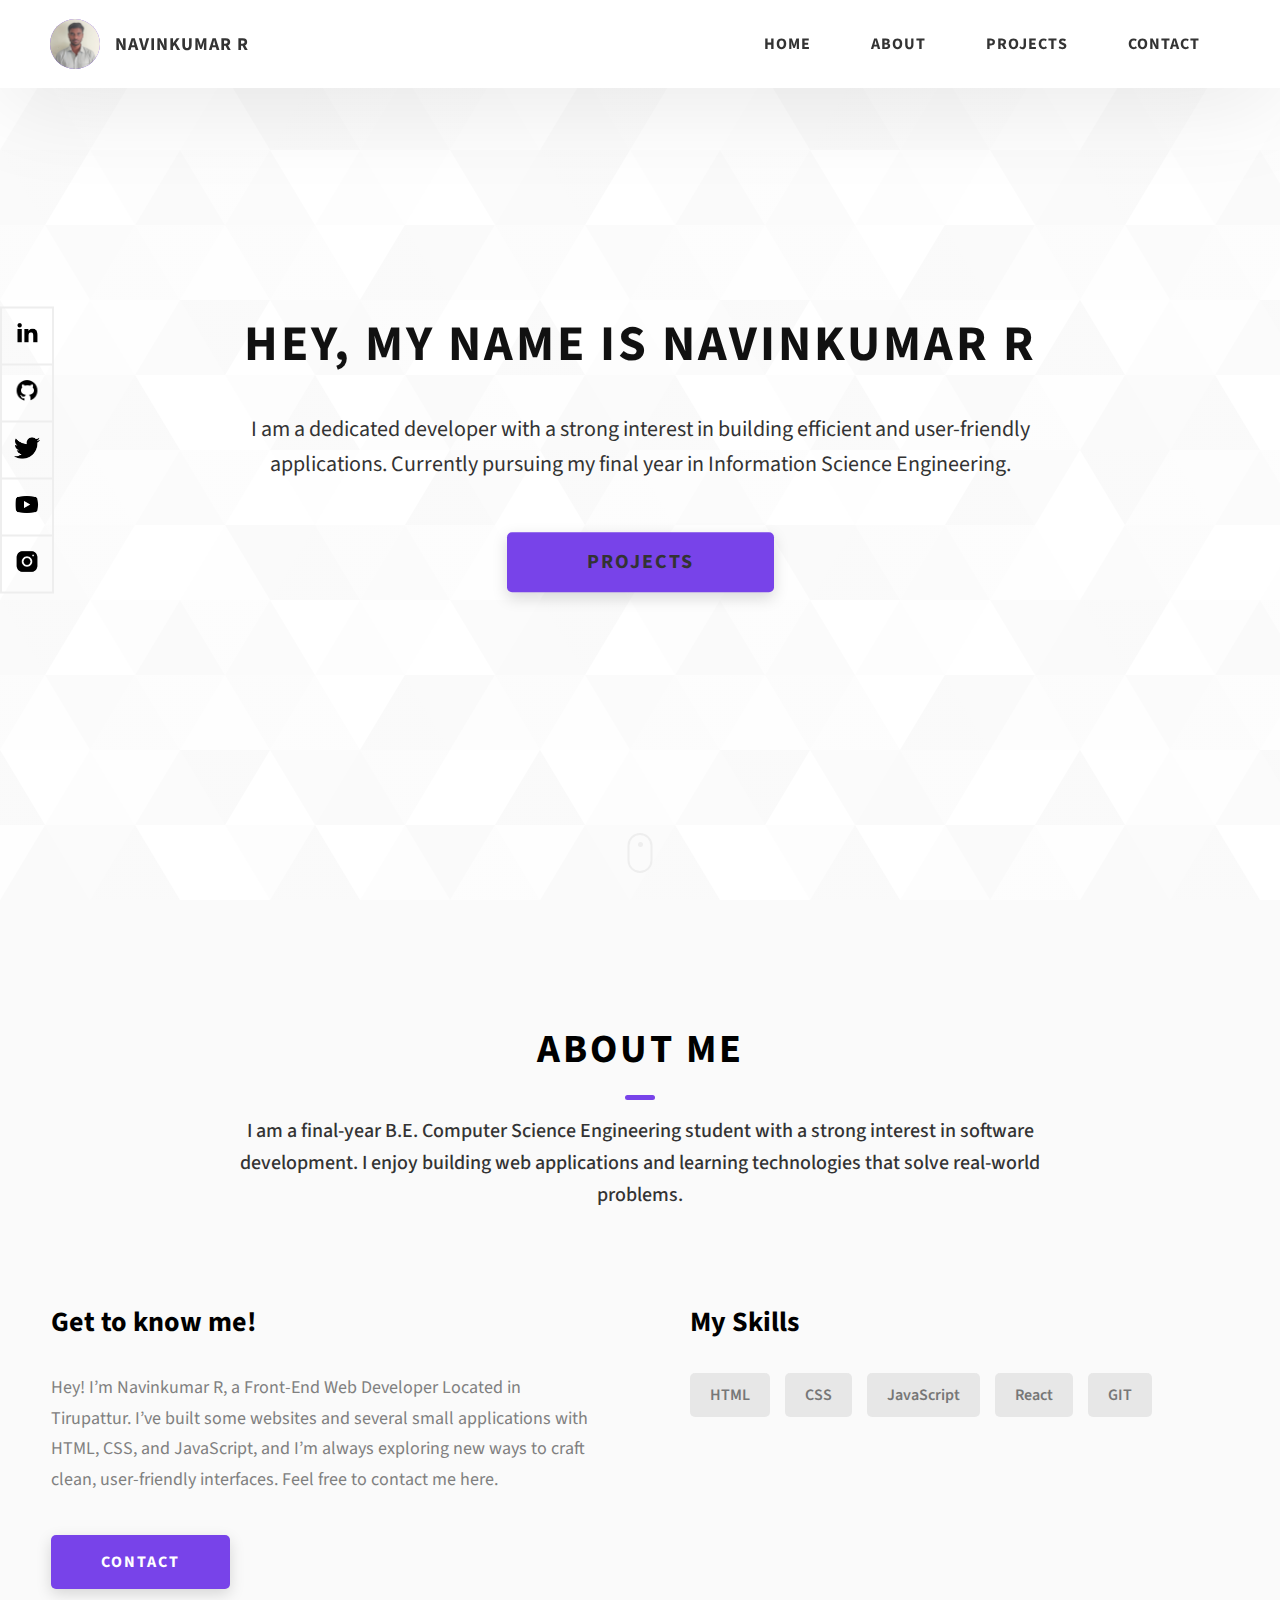
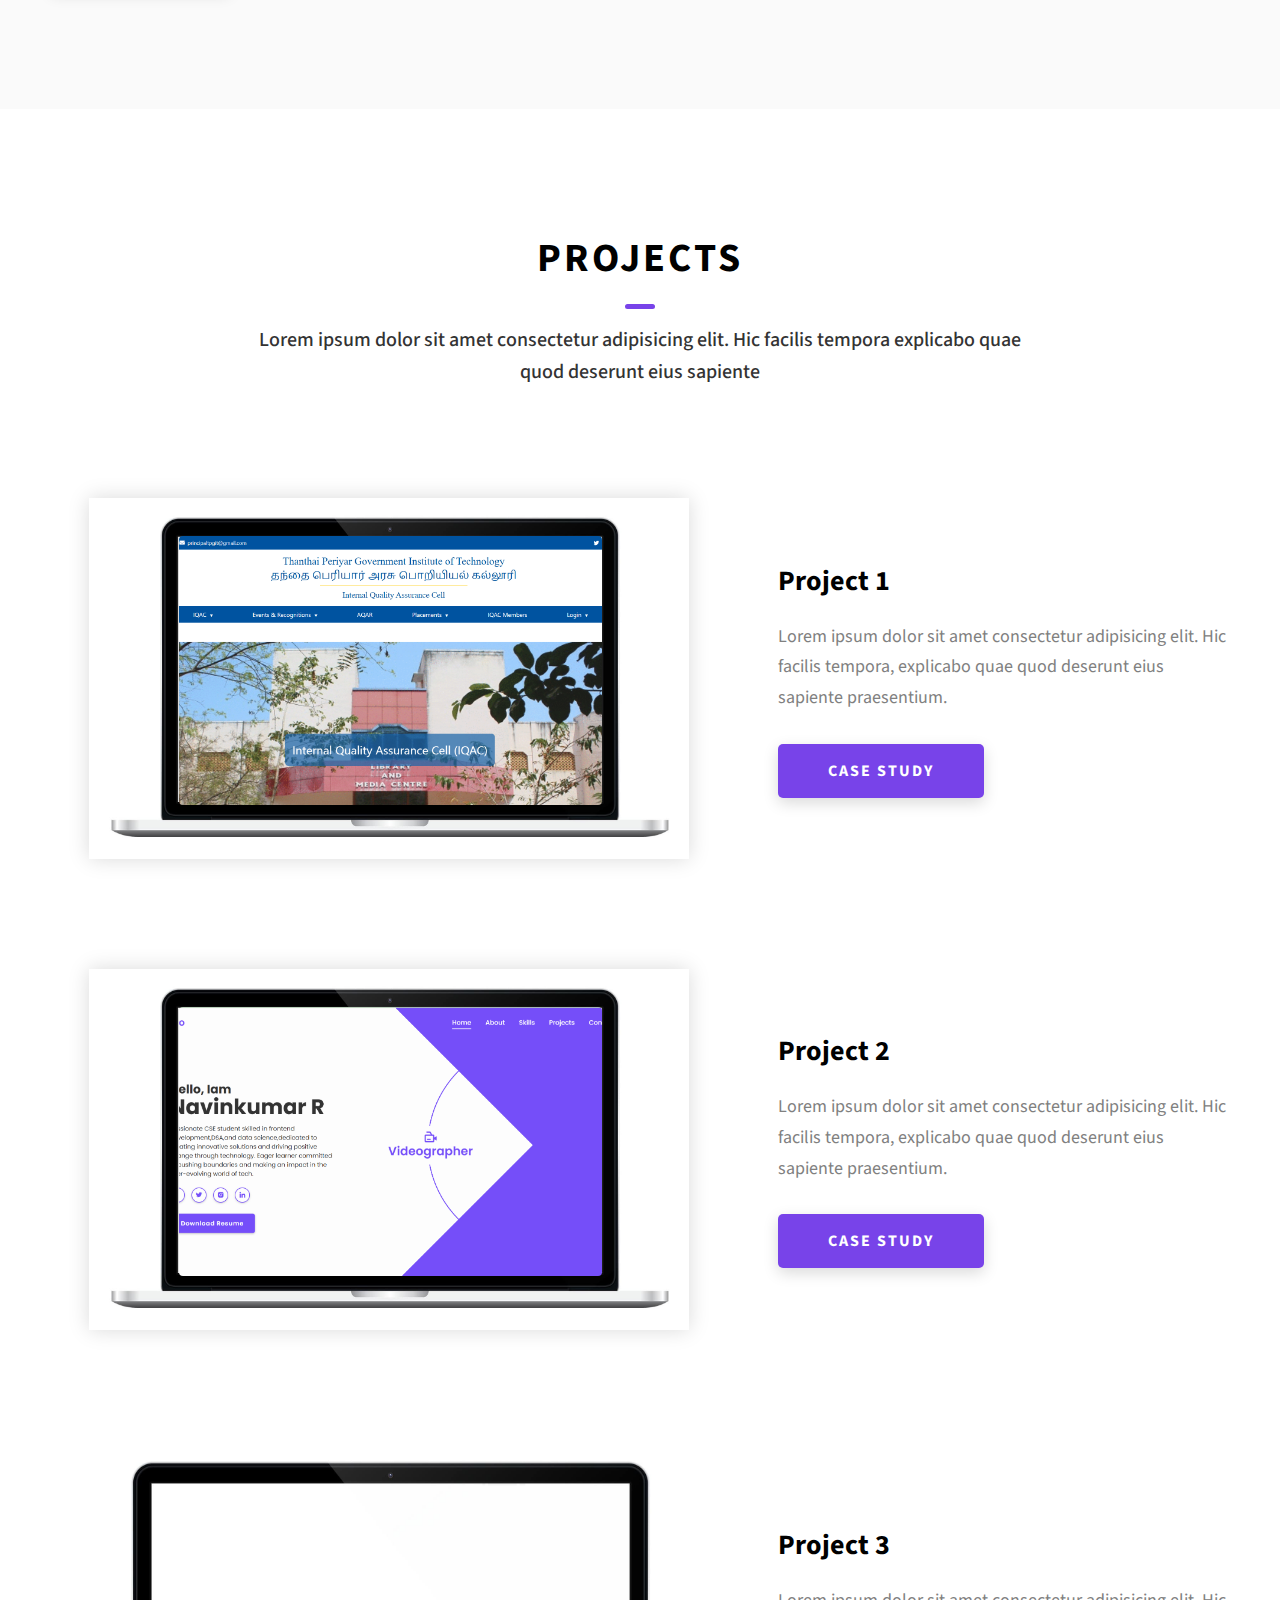
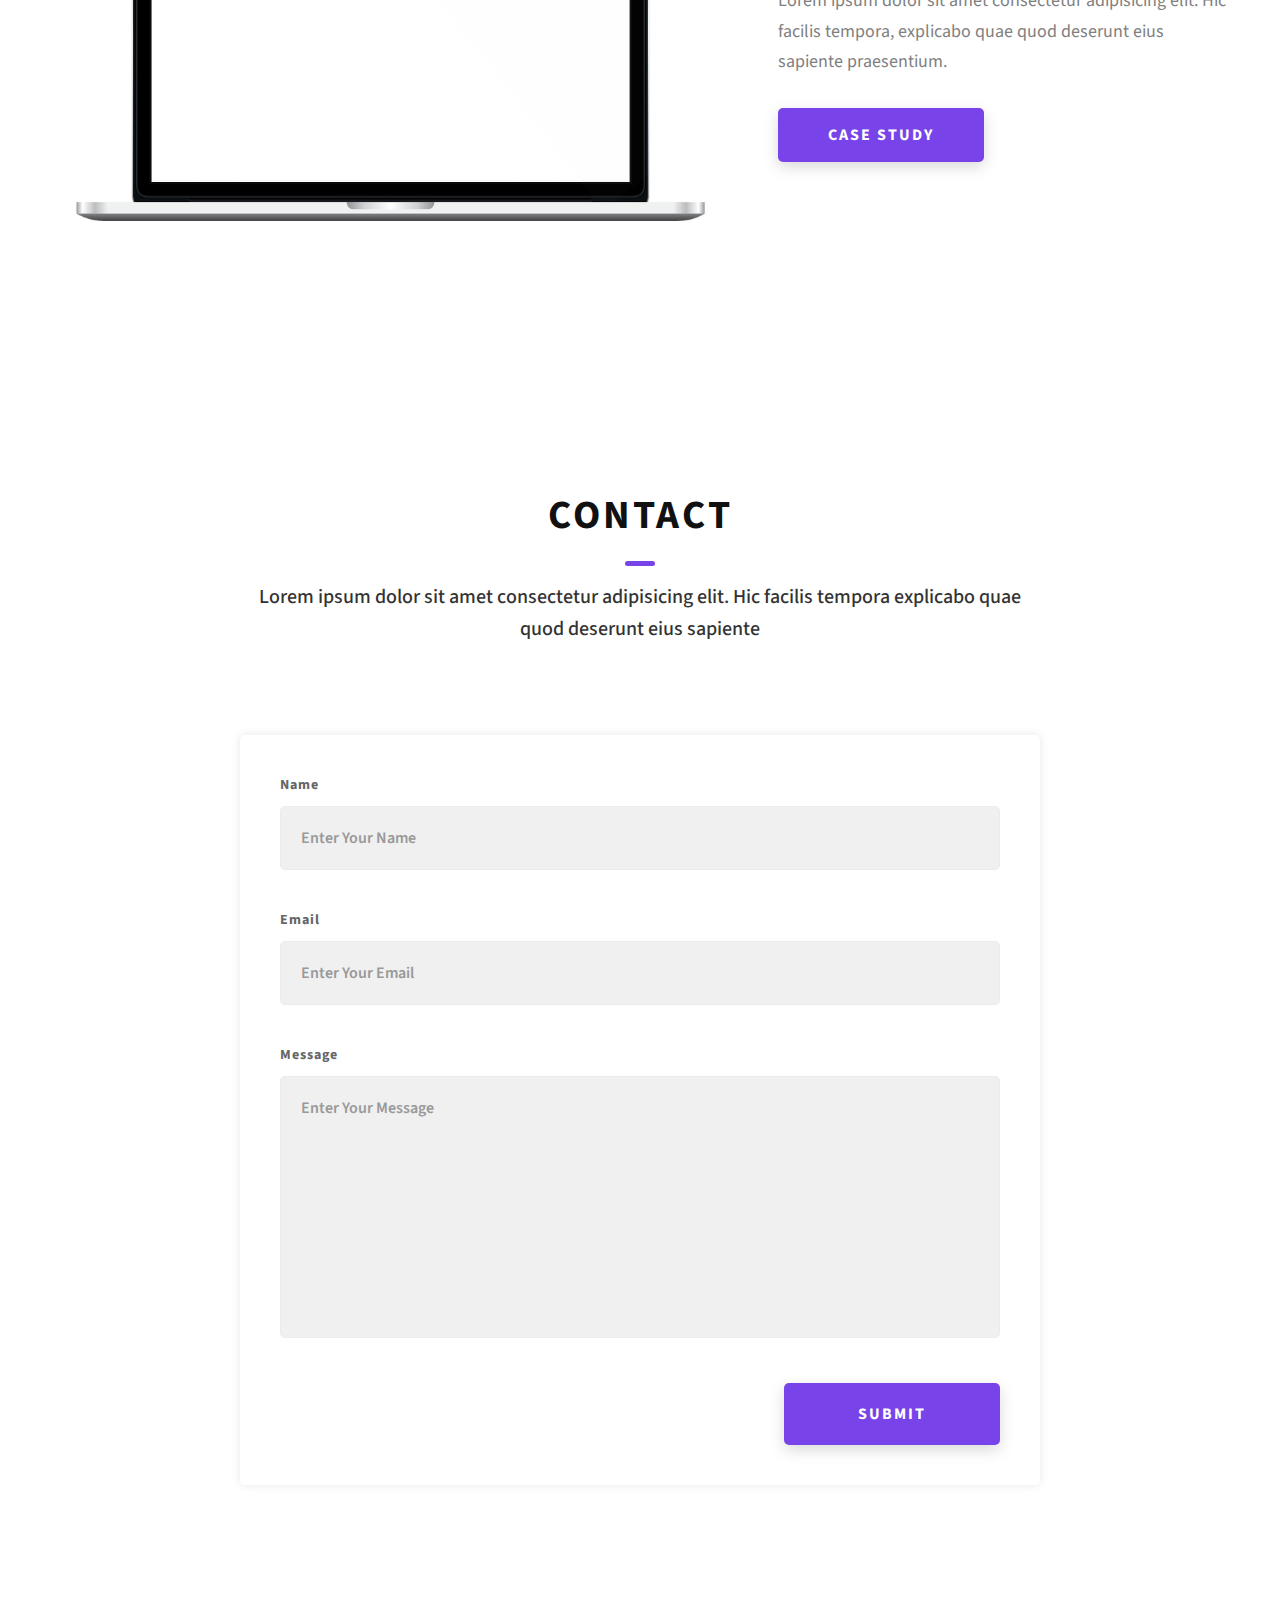
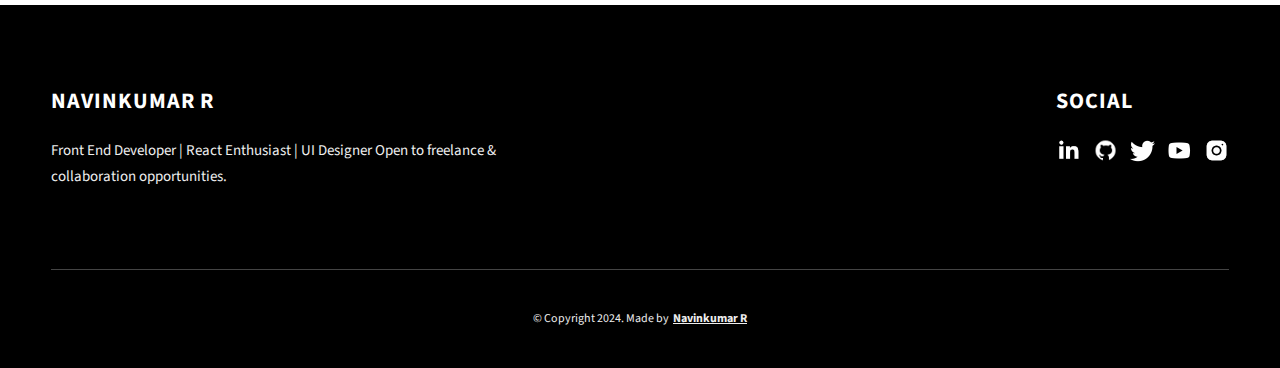
<file: index.html>
<!DOCTYPE html>
<html lang="en">
  <head>
    <meta charset="UTF-8" />
    <meta name="viewport" content="width=device-width, initial-scale=1.0" />
    <meta http-equiv="X-UA-Compatible" content="ie=edge" />
    <title>Portfolio</title>
    <meta name="description" content="Portfolio Template for Developer" />

    <link rel="stylesheet" href="css/style.css" />

    <link rel="preconnect" href="https://fonts.googleapis.com" />
    <link rel="preconnect" href="https://fonts.gstatic.com" crossorigin />
    <link
      href="https://fonts.googleapis.com/css2?family=Source+Sans+Pro:wght@400;600;700;900&display=swap"
      rel="stylesheet"
    />
  </head>
  <body>
    <header class="header">
      <div class="header__content">
        <div class="header__logo-container">
          <div class="header__logo-img-cont">
            <img src="./assets/png/Navin.png" alt="Navin" class="header__logo-img" />

          </div>
          <span class="header__logo-sub">Navinkumar R</span>
        </div>
        <div class="header__main">
          <ul class="header__links">
            <li class="header__link-wrapper">
              <a href="./index.html" class="header__link"> Home </a>
            </li>
            <li class="header__link-wrapper">
              <a href="./index.html#about" class="header__link">About </a>
            </li>
            <li class="header__link-wrapper">
              <a href="./index.html#projects" class="header__link">
                Projects
              </a>
            </li>
            <li class="header__link-wrapper">
              <a href="./index.html#contact" class="header__link"> Contact </a>
            </li>
          </ul>
          <div class="header__main-ham-menu-cont">
            <img
              src="./assets/svg/ham-menu.svg"
              alt="hamburger menu"
              class="header__main-ham-menu"
            />
            <img
              src="./assets/svg/ham-menu-close.svg"
              alt="hamburger menu close"
              class="header__main-ham-menu-close d-none"
            />
          </div>
        </div>
      </div>
      <div class="header__sm-menu">
        <div class="header__sm-menu-content">
          <ul class="header__sm-menu-links">
            <li class="header__sm-menu-link">
              <a href="./index.html"> Home </a>
            </li>

            <li class="header__sm-menu-link">
              <a href="./index.html#about"> About </a>
            </li>

            <li class="header__sm-menu-link">
              <a href="./index.html#projects"> Projects </a>
            </li>

            <li class="header__sm-menu-link">
              <a href="./index.html#contact"> Contact </a>
            </li>
          </ul>
        </div>
      </div>
    </header>
    <section class="home-hero">
      <div class="home-hero__content">
        <h1 class="heading-primary">Hey, My name is Navinkumar R</h1>
        <div class="home-hero__info">
          <p class="text-primary">
              I am a dedicated developer with a strong interest in building efficient and user-friendly applications.
              Currently pursuing my final year in Information Science Engineering.
          </p>
        </div>
        <div class="home-hero__cta">
          <a href="./#projects" class="btn btn--bg">Projects</a>
        </div>
      </div>
      <div class="home-hero__socials">
        <div class="home-hero__social">
          <a href="https://www.linkedin.com/in/navinkumar2005" target="_blank" rel="noreferrer" class="home-hero__social-icon-link">
            <img
              src="./assets/png/linkedin-ico.png"
              alt="LinkedIn"
              class="home-hero__social-icon"
            />
          </a>
        </div>
        <div class="home-hero__social">
          <a href="https://github.com/Navinkumar067" target="_blank" rel="noreferrer" class="home-hero__social-icon-link">
            <img
              src="./assets/png/github-ico.png"
              alt="GitHub"
              class="home-hero__social-icon"
            />
          </a>
        </div>
        <div class="home-hero__social">
          <a href="https://twitter.com/your-username" target="_blank" rel="noreferrer" class="home-hero__social-icon-link">
            <img
              src="./assets/png/twitter-ico.png"
              alt="Twitter"
              class="home-hero__social-icon"
            />
          </a>
        </div>
        <div class="home-hero__social">
          <a href="https://www.youtube.com/@your-channel" target="_blank" rel="noreferrer" class="home-hero__social-icon-link">
            <img
              src="./assets/png/yt-ico.png"
              alt="YouTube"
              class="home-hero__social-icon"
            />
          </a>
        </div>
        <div class="home-hero__social">
          <a href="https://www.instagram.com/your-username" target="_blank" rel="noreferrer" class="home-hero__social-icon-link home-hero__social-icon-link--bd-none">
            <img
              src="./assets/png/insta-ico.png"
              alt="Instagram"
              class="home-hero__social-icon"
            />
          </a>
        </div>
      </div>
      
      <div class="home-hero__mouse-scroll-cont">
        <div class="mouse"></div>
      </div>
    </section>
    <section id="about" class="about sec-pad">
      <div class="main-container">
        <h2 class="heading heading-sec heading-sec__mb-med">
          <span class="heading-sec__main">About Me</span>
          <span class="heading-sec__sub">
            I am a final-year B.E. Computer Science Engineering student with a strong interest in software development.
            I enjoy building web applications and learning technologies that solve real-world problems.
          </span>
        </h2>
        <div class="about__content">
          <div class="about__content-main">
            <h3 class="about__content-title">Get to know me!</h3>
            <div class="about__content-details">
              <p class="about__content-details-para">
                Hey! I’m Navinkumar R, a Front-End Web Developer Located in Tirupattur. 
                I’ve built some websites and several small applications with HTML, CSS, and JavaScript, and 
                I’m always exploring new ways to craft clean, user-friendly interfaces. Feel free to contact me here.
              </p>
             
            </div>
            <a href="./#contact" class="btn btn--med btn--theme dynamicBgClr"
              >Contact</a
            >
          </div>
          <div class="about__content-skills">
            <h3 class="about__content-title">My Skills</h3>
            <div class="skills">
              <div class="skills__skill">HTML</div>
              <div class="skills__skill">CSS</div>
              <div class="skills__skill">JavaScript</div>
              <div class="skills__skill">React</div>
              <div class="skills__skill">GIT</div>
              
            </div>
          </div>
        </div>
      </div>
    </section>
   <!-- ==========  Projects Section  ========== -->
<section id="projects" class="projects sec-pad">
  <div class="main-container">
    <h2 class="heading heading-sec heading-sec__mb-bg">
      <span class="heading-sec__main">Projects</span>
      <span class="heading-sec__sub">
        Lorem ipsum dolor sit amet consectetur adipisicing elit. Hic facilis
        tempora explicabo quae quod deserunt eius sapiente
      </span>
    </h2>

    <div class="projects__content">
      <!-- ----------  Project 1  ---------- -->
      <div class="projects__row">
        <div class="projects__row-img-cont mockup-frame">
          <img
            src="./assets/jpeg/project-mockup-example.jpeg"
            alt="Laptop Frame"
            class="mockup-frame__bg"
            loading="lazy"
          />
          <img
            src="./assets/png/p1.png"
            alt="Project 1 Screenshot"
            class="mockup-frame__screen"
            loading="lazy"
          />
        </div>
        
        
        <div class="projects__row-content">
          <h3 class="projects__row-content-title">Project 1</h3>
          <p class="projects__row-content-desc">
            Lorem ipsum dolor sit amet consectetur adipisicing elit. Hic
            facilis tempora, explicabo quae quod deserunt eius sapiente
            praesentium.
          </p>
          <a
            href="./project-1.html"
            class="btn btn--med btn--theme dynamicBgClr"
            target="_blank"
            >Case Study</a
          >
        </div>
      </div>

      <!-- ----------  Project 2  ---------- -->
      <div class="projects__row">
        <div class="projects__row-img-cont mockup-frame">
          <img
            src="./assets/jpeg/project-mockup-example.jpeg"
            alt="Laptop Frame"
            class="mockup-frame__bg"
            loading="lazy"
          />
          <img
            src="./assets/png/p2.png"
            alt="Project 1 Screenshot"
            class="mockup-frame__screen"
            loading="lazy"
          />
        </div>
        
        
        
        <div class="projects__row-content">
          <h3 class="projects__row-content-title">Project 2</h3>
          <p class="projects__row-content-desc">
            Lorem ipsum dolor sit amet consectetur adipisicing elit. Hic
            facilis tempora, explicabo quae quod deserunt eius sapiente
            praesentium.
          </p>
          <a
            href="./project-2.html"
            class="btn btn--med btn--theme dynamicBgClr"
            target="_blank"
            >Case Study</a
          >
        </div>
      </div>

      <!-- ----------  Project 3  ---------- -->
      <div class="projects__row">
        <div class="projects__row-img-cont">
          <img
            src="./assets/jpeg/project-mockup-example.jpeg"
            alt="Project 3 Screenshot"
            class="projects__row-img"
            loading="lazy"
          />
        </div>
        <div class="projects__row-content">
          <h3 class="projects__row-content-title">Project 3</h3>
          <p class="projects__row-content-desc">
            Lorem ipsum dolor sit amet consectetur adipisicing elit. Hic
            facilis tempora, explicabo quae quod deserunt eius sapiente
            praesentium.
          </p>
          <a
            href="./project-3.html"
            class="btn btn--med btn--theme dynamicBgClr"
            target="_blank"
            >Case Study</a
          >
        </div>
      </div>
    </div>
  </div>
</section>

    <section id="contact" class="contact sec-pad dynamicBg">
      <div class="main-container">
        <h2 class="heading heading-sec heading-sec__mb-med">
          <span class="heading-sec__main heading-sec__main--lt">Contact</span>
          <span class="heading-sec__sub heading-sec__sub--lt">
            Lorem ipsum dolor sit amet consectetur adipisicing elit. Hic facilis
            tempora explicabo quae quod deserunt eius sapiente
          </span>
        </h2>
        <div class="contact__form-container">
          <form action="#" class="contact__form">
            <div class="contact__form-field">
              <label class="contact__form-label" for="name">Name</label>
              <input
                required
                placeholder="Enter Your Name"
                type="text"
                class="contact__form-input"
                name="name"
                id="name"
              />
            </div>
            <div class="contact__form-field">
              <label class="contact__form-label" for="email">Email</label>
              <input
                required
                placeholder="Enter Your Email"
                type="text"
                class="contact__form-input"
                name="email"
                id="email"
              />
            </div>
            <div class="contact__form-field">
              <label class="contact__form-label" for="message">Message</label>
              <textarea
                required
                cols="30"
                rows="10"
                class="contact__form-input"
                placeholder="Enter Your Message"
                name="message"
                id="message"
              ></textarea>
            </div>
            <button type="submit" class="btn btn--theme contact__btn">
              Submit
            </button>
          </form>
        </div>
      </div>
    </section>
    <footer class="main-footer">
      <div class="main-container">
        <div class="main-footer__upper">
          <div class="main-footer__row main-footer__row-1">
            <h2 class="heading heading-sm main-footer__heading-sm">
              <span>Social</span>
            </h2>
            <div class="main-footer__social-cont">
              <a target="_blank" rel="noreferrer" href="https://www.linkedin.com/in/navinkumar2005">
                <img
                  class="main-footer__icon"
                  src="./assets/png/linkedin-ico.png"
                  alt="LinkedIn"
                />
              </a>
              <a target="_blank" rel="noreferrer" href="https://github.com/Navinkumar067">
                <img
                  class="main-footer__icon"
                  src="./assets/png/github-ico.png"
                  alt="GitHub"
                />
              </a>
              <a target="_blank" rel="noreferrer" href="https://twitter.com/your-username">
                <img
                  class="main-footer__icon"
                  src="./assets/png/twitter-ico.png"
                  alt="Twitter"
                />
              </a>
              <a target="_blank" rel="noreferrer" href="https://www.youtube.com/@your-channel">
                <img
                  class="main-footer__icon"
                  src="./assets/png/yt-ico.png"
                  alt="YouTube"
                />
              </a>
              <a target="_blank" rel="noreferrer" href="https://www.instagram.com/your-username">
                <img
                  class="main-footer__icon main-footer__icon--mr-none"
                  src="./assets/png/insta-ico.png"
                  alt="Instagram"
                />
              </a>
            </div>
            
          </div>
          <div class="main-footer__row main-footer__row-2">
            <h4 class="heading heading-sm text-lt">Navinkumar R</h4>
            <p class="main-footer__short-desc">
              Front End Developer | React Enthusiast | UI Designer
Open to freelance & collaboration opportunities.
            </p>
          </div>
        </div>

        <!-- If you give me some credit or shoutout here by linking to my website, then it will be a big thing for me and will help me a lot :) -->
        <div class="main-footer__lower">
          &copy; Copyright 2024. Made by
          <a rel="noreferrer" target="_blank" href="github.com/Navinkumar067"
            >Navinkumar R</a
          >
        </div>
      </div>
    </footer>

    <script src="./index.js"></script>
  </body>
</html>
</file>
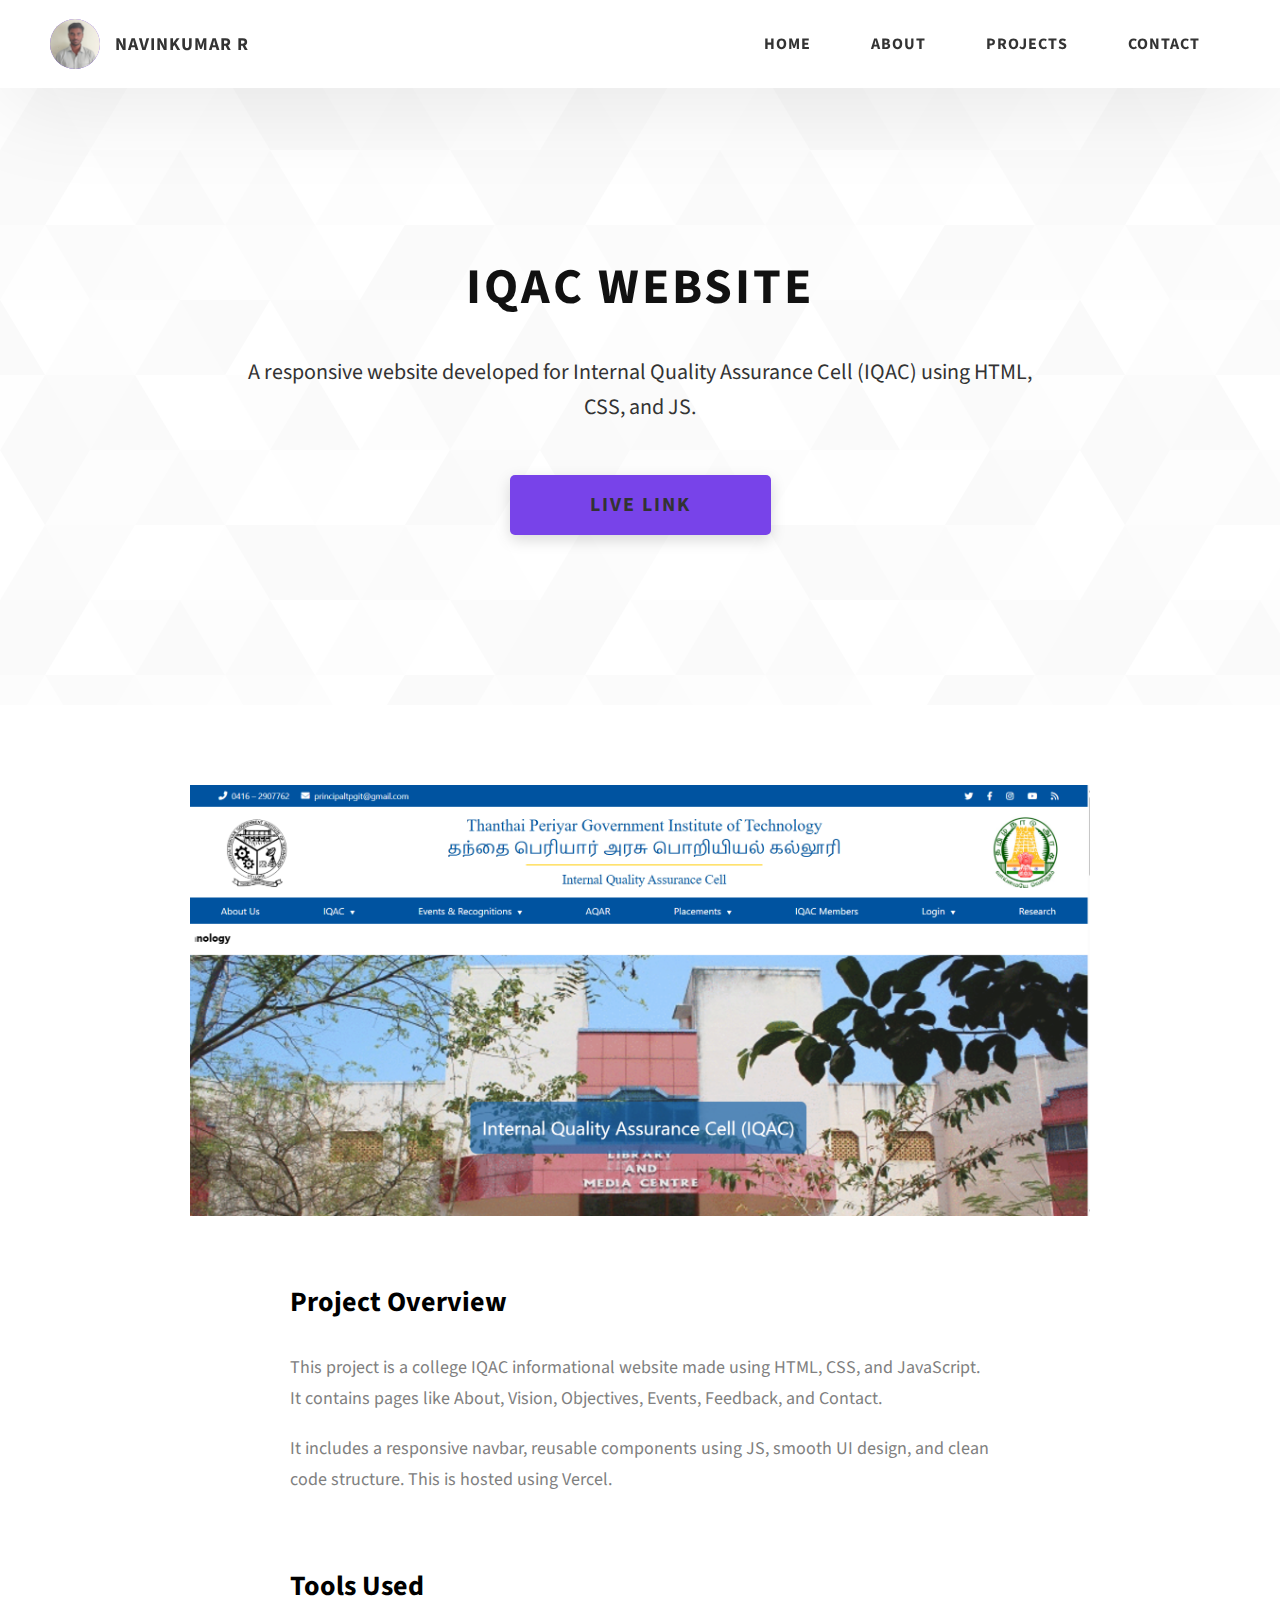
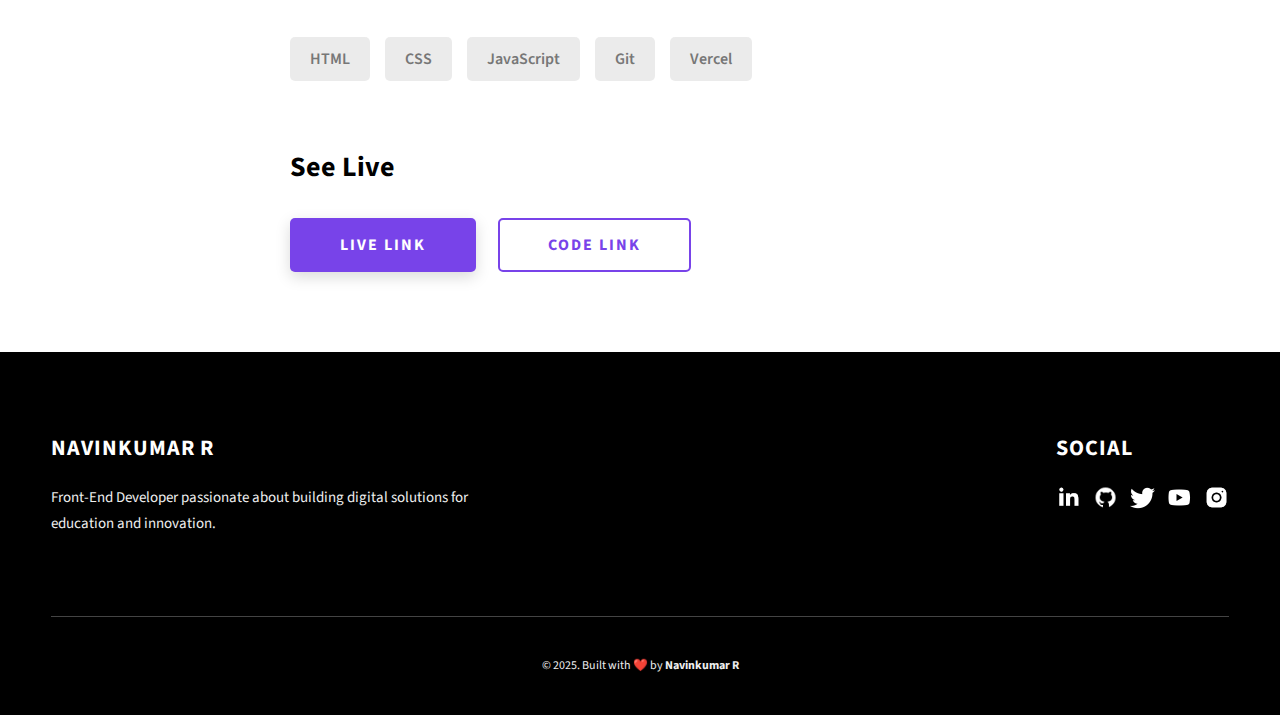
<file: project-1.html>
<!DOCTYPE html>
<html lang="en">
  <head>
    <meta charset="UTF-8" />
    <meta name="viewport" content="width=device-width, initial-scale=1.0" />
    <title>Case Study of IQAC Website</title>
    <meta name="description" content="Case study page of IQAC Website Project" />
    <link rel="stylesheet" href="css/style.css" />
    <link rel="preconnect" href="https://fonts.googleapis.com" />
    <link rel="preconnect" href="https://fonts.gstatic.com" crossorigin />
    <link
      href="https://fonts.googleapis.com/css2?family=Source+Sans+Pro:wght@400;600;700;900&display=swap"
      rel="stylesheet"
    />
  </head>
  <body>
    <header class="header">
      <div class="header__content">
        <div class="header__logo-container">
          <div class="header__logo-img-cont">
            <img src="./assets/png/Navin.png" alt="Navin" class="header__logo-img" />
          </div>
          <span class="header__logo-sub">Navinkumar R</span>
        </div>
        <div class="header__main">
          <ul class="header__links">
            <li class="header__link-wrapper"><a href="./index.html" class="header__link">Home</a></li>
            <li class="header__link-wrapper"><a href="./index.html#about" class="header__link">About</a></li>
            <li class="header__link-wrapper"><a href="./index.html#projects" class="header__link">Projects</a></li>
            <li class="header__link-wrapper"><a href="./index.html#contact" class="header__link">Contact</a></li>
          </ul>
          <div class="header__main-ham-menu-cont">
            <img src="./assets/svg/ham-menu.svg" alt="hamburger menu" class="header__main-ham-menu" />
            <img src="./assets/svg/ham-menu-close.svg" alt="hamburger menu close" class="header__main-ham-menu-close d-none" />
          </div>
        </div>
      </div>
      <div class="header__sm-menu">
        <div class="header__sm-menu-content">
          <ul class="header__sm-menu-links">
            <li class="header__sm-menu-link"><a href="./index.html">Home</a></li>
            <li class="header__sm-menu-link"><a href="./index.html#about">About</a></li>
            <li class="header__sm-menu-link"><a href="./index.html#projects">Projects</a></li>
            <li class="header__sm-menu-link"><a href="./index.html#contact">Contact</a></li>
          </ul>
        </div>
      </div>
    </header>

    <section class="project-cs-hero">
      <div class="project-cs-hero__content">
        <h1 class="heading-primary">IQAC Website</h1>
        <div class="project-cs-hero__info">
          <p class="text-primary">
            A responsive website developed for Internal Quality Assurance Cell (IQAC) using HTML, CSS, and JS.
          </p>
        </div>
        <div class="project-cs-hero__cta">
          <a href="https://iqac-website-beryl.vercel.app" class="btn btn--bg" target="_blank">Live Link</a>
        </div>
      </div>
    </section>

    <section class="project-details">
      <div class="main-container">
        <div class="project-details__content">
          <div class="project-details__showcase-img-cont">
            <img src="./assets/png/p1.png" alt="IQAC Website" class="project-details__showcase-img" />
          </div>

          <div class="project-details__content-main">
            <div class="project-details__desc">
              <h3 class="project-details__content-title">Project Overview</h3>
              <p class="project-details__desc-para">
                This project is a college IQAC informational website made using HTML, CSS, and JavaScript. It contains pages
                like About, Vision, Objectives, Events, Feedback, and Contact.
              </p>
              <p class="project-details__desc-para">
                It includes a responsive navbar, reusable components using JS, smooth UI design, and clean code structure. This is
                hosted using Vercel.
              </p>
            </div>

            <div class="project-details__tools-used">
              <h3 class="project-details__content-title">Tools Used</h3>
              <div class="skills">
                <div class="skills__skill">HTML</div>
                <div class="skills__skill">CSS</div>
                <div class="skills__skill">JavaScript</div>
                <div class="skills__skill">Git</div>
                <div class="skills__skill">Vercel</div>
              </div>
            </div>

            <div class="project-details__links">
              <h3 class="project-details__content-title">See Live</h3>
              <a href="https://iqac-website-beryl.vercel.app" class="btn btn--med btn--theme project-details__links-btn" target="_blank">Live Link</a>
              <a href="https://github.com/Navinkumar067/IQAC-Website" class="btn btn--med btn--theme-inv project-details__links-btn" target="_blank">Code Link</a>
            </div>
          </div>
        </div>
      </div>
    </section>

    <footer class="main-footer">
      <div class="main-container">
        <div class="main-footer__upper">
          <div class="main-footer__row main-footer__row-1">
            <h2 class="heading heading-sm main-footer__heading-sm"><span>Social</span></h2>
            <div class="main-footer__social-cont">
              <a target="_blank" rel="noreferrer" href="https://www.linkedin.com/in/navinkumar067">
                <img class="main-footer__icon" src="./assets/png/linkedin-ico.png" alt="LinkedIn" />
              </a>
              <a target="_blank" rel="noreferrer" href="https://github.com/Navinkumar067">
                <img class="main-footer__icon" src="./assets/png/github-ico.png" alt="GitHub" />
              </a>
              <a target="_blank" rel="noreferrer" href="#">
                <img class="main-footer__icon" src="./assets/png/twitter-ico.png" alt="Twitter" />
              </a>
              <a target="_blank" rel="noreferrer" href="#">
                <img class="main-footer__icon" src="./assets/png/yt-ico.png" alt="YouTube" />
              </a>
              <a target="_blank" rel="noreferrer" href="https://www.instagram.com/venkateeshh/">
                <img class="main-footer__icon main-footer__icon--mr-none" src="./assets/png/insta-ico.png" alt="Instagram" />
              </a>
            </div>
          </div>
          <div class="main-footer__row main-footer__row-2">
            <h4 class="heading heading-sm text-lt">Navinkumar R</h4>
            <p class="main-footer__short-desc">
              Front-End Developer passionate about building digital solutions for education and innovation.
            </p>
          </div>
        </div>

        <div class="main-footer__lower">
          &copy; 2025. Built with ❤️ by <strong>Navinkumar R</strong>
        </div>
      </div>
    </footer>

    <script src="./index.js"></script>
  </body>
</html>
</file>
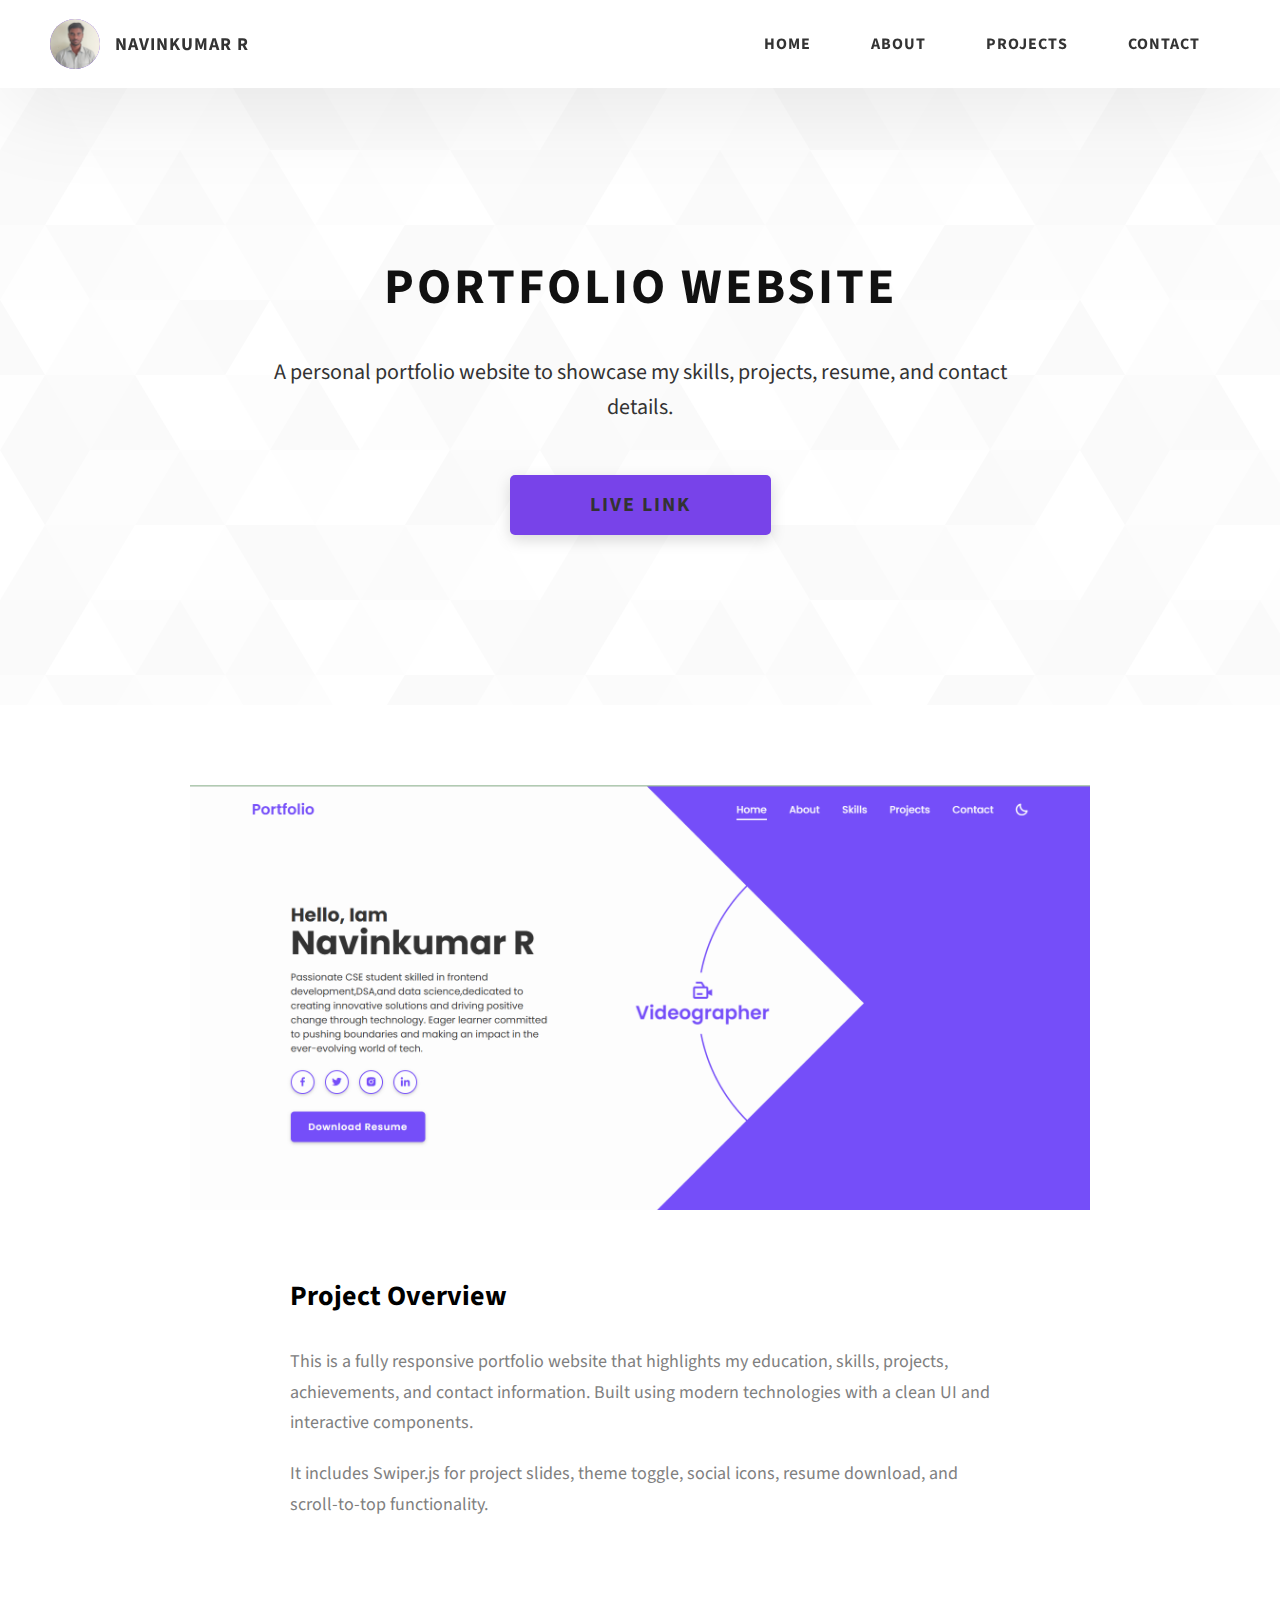
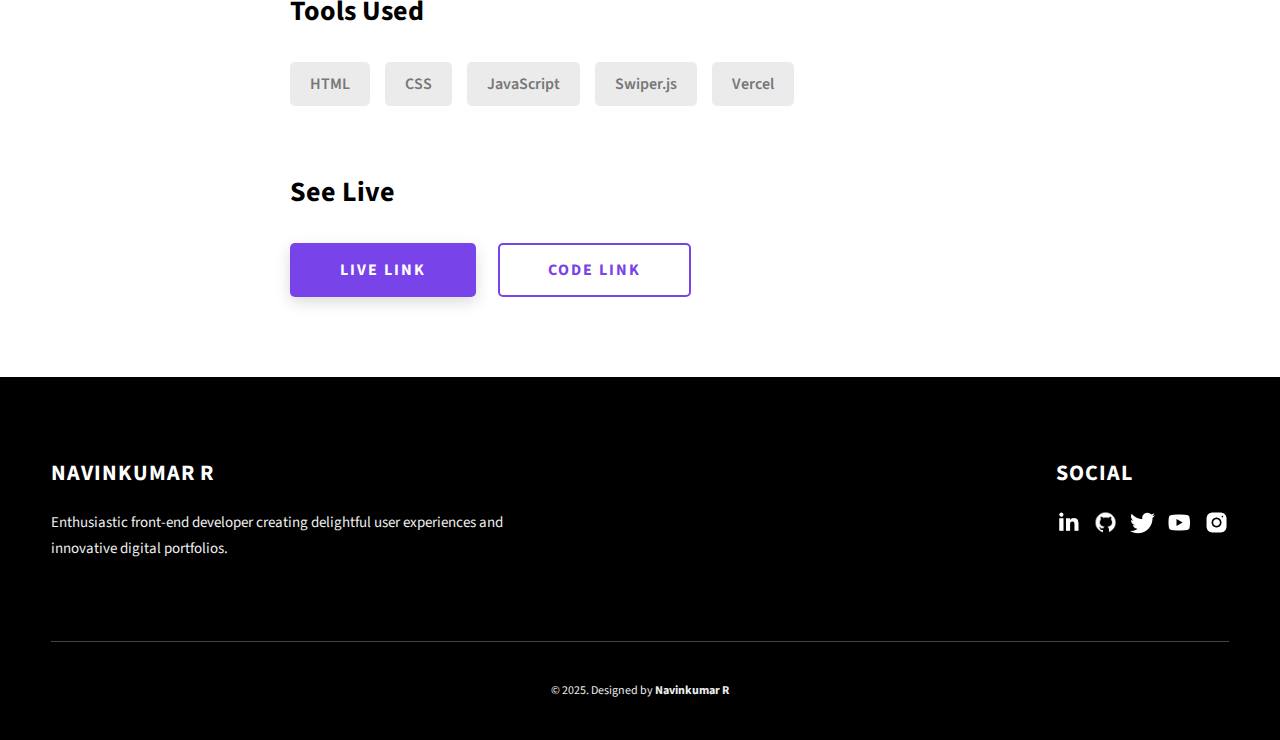
<file: project-2.html>
<!DOCTYPE html>
<html lang="en">
  <head>
    <meta charset="UTF-8" />
    <meta name="viewport" content="width=device-width, initial-scale=1.0" />
    <title>Case Study of Portfolio</title>
    <meta name="description" content="Case study page of Portfolio Project" />
    <link rel="stylesheet" href="css/style.css" />
    <link rel="preconnect" href="https://fonts.googleapis.com" />
    <link rel="preconnect" href="https://fonts.gstatic.com" crossorigin />
    <link href="https://fonts.googleapis.com/css2?family=Source+Sans+Pro:wght@400;600;700;900&display=swap" rel="stylesheet" />
  </head>
  <body>
    <header class="header">
      <div class="header__content">
        <div class="header__logo-container">
          <div class="header__logo-img-cont">
            <img src="./assets/png/Navin.png" alt="Navin" class="header__logo-img" />
          </div>
          <span class="header__logo-sub">Navinkumar R</span>
        </div>
        <div class="header__main">
          <ul class="header__links">
            <li class="header__link-wrapper"><a href="./index.html" class="header__link">Home</a></li>
            <li class="header__link-wrapper"><a href="./index.html#about" class="header__link">About</a></li>
            <li class="header__link-wrapper"><a href="./index.html#projects" class="header__link">Projects</a></li>
            <li class="header__link-wrapper"><a href="./index.html#contact" class="header__link">Contact</a></li>
          </ul>
          <div class="header__main-ham-menu-cont">
            <img src="./assets/svg/ham-menu.svg" alt="hamburger menu" class="header__main-ham-menu" />
            <img src="./assets/svg/ham-menu-close.svg" alt="hamburger menu close" class="header__main-ham-menu-close d-none" />
          </div>
        </div>
      </div>
      <div class="header__sm-menu">
        <div class="header__sm-menu-content">
          <ul class="header__sm-menu-links">
            <li class="header__sm-menu-link"><a href="./index.html">Home</a></li>
            <li class="header__sm-menu-link"><a href="./index.html#about">About</a></li>
            <li class="header__sm-menu-link"><a href="./index.html#projects">Projects</a></li>
            <li class="header__sm-menu-link"><a href="./index.html#contact">Contact</a></li>
          </ul>
        </div>
      </div>
    </header>

    <section class="project-cs-hero">
      <div class="project-cs-hero__content">
        <h1 class="heading-primary">Portfolio Website</h1>
        <div class="project-cs-hero__info">
          <p class="text-primary">
            A personal portfolio website to showcase my skills, projects, resume, and contact details.
          </p>
        </div>
        <div class="project-cs-hero__cta">
          <a href="https://portfolio-eight-ruby-54.vercel.app" class="btn btn--bg" target="_blank">Live Link</a>
        </div>
      </div>
    </section>

    <section class="project-details">
      <div class="main-container">
        <div class="project-details__content">
          <div class="project-details__showcase-img-cont">
            <img src="./assets/png/p2.png" alt="Portfolio Project" class="project-details__showcase-img" />
          </div>

          <div class="project-details__content-main">
            <div class="project-details__desc">
              <h3 class="project-details__content-title">Project Overview</h3>
              <p class="project-details__desc-para">
                This is a fully responsive portfolio website that highlights my education, skills, projects, achievements, and contact information. Built using modern technologies with a clean UI and interactive components.
              </p>
              <p class="project-details__desc-para">
                It includes Swiper.js for project slides, theme toggle, social icons, resume download, and scroll-to-top functionality.
              </p>
            </div>

            <div class="project-details__tools-used">
              <h3 class="project-details__content-title">Tools Used</h3>
              <div class="skills">
                <div class="skills__skill">HTML</div>
                <div class="skills__skill">CSS</div>
                <div class="skills__skill">JavaScript</div>
                <div class="skills__skill">Swiper.js</div>
                <div class="skills__skill">Vercel</div>
              </div>
            </div>

            <div class="project-details__links">
              <h3 class="project-details__content-title">See Live</h3>
              <a href="https://portfolio-eight-ruby-54.vercel.app" class="btn btn--med btn--theme project-details__links-btn" target="_blank">Live Link</a>
              <a href="https://github.com/Navinkumar067/Portfolio" class="btn btn--med btn--theme-inv project-details__links-btn" target="_blank">Code Link</a>
            </div>
          </div>
        </div>
      </div>
    </section>

    <footer class="main-footer">
      <div class="main-container">
        <div class="main-footer__upper">
          <div class="main-footer__row main-footer__row-1">
            <h2 class="heading heading-sm main-footer__heading-sm"><span>Social</span></h2>
            <div class="main-footer__social-cont">
              <a target="_blank" rel="noreferrer" href="https://www.linkedin.com/in/navinkumar067">
                <img class="main-footer__icon" src="./assets/png/linkedin-ico.png" alt="LinkedIn" />
              </a>
              <a target="_blank" rel="noreferrer" href="https://github.com/Navinkumar067">
                <img class="main-footer__icon" src="./assets/png/github-ico.png" alt="GitHub" />
              </a>
              <a target="_blank" rel="noreferrer" href="#">
                <img class="main-footer__icon" src="./assets/png/twitter-ico.png" alt="Twitter" />
              </a>
              <a target="_blank" rel="noreferrer" href="#">
                <img class="main-footer__icon" src="./assets/png/yt-ico.png" alt="YouTube" />
              </a>
              <a target="_blank" rel="noreferrer" href="https://www.instagram.com/venkateeshh/">
                <img class="main-footer__icon main-footer__icon--mr-none" src="./assets/png/insta-ico.png" alt="Instagram" />
              </a>
            </div>
          </div>
          <div class="main-footer__row main-footer__row-2">
            <h4 class="heading heading-sm text-lt">Navinkumar R</h4>
            <p class="main-footer__short-desc">
              Enthusiastic front-end developer creating delightful user experiences and innovative digital portfolios.
            </p>
          </div>
        </div>

        <div class="main-footer__lower">
          &copy; 2025. Designed by <strong>Navinkumar R</strong>
        </div>
      </div>
    </footer>

    <script src="./index.js"></script>
  </body>
</html>
</file>
<file: css/style.css>
/*
0 - 600px:      Phone
600 - 900px:    Tablet portrait
900 - 1200px:   Tablet landscape
[1200 - 1800] is where our normal styles apply
1800px + :      Big desktop
$breakpoint arguement choices:
- phone
- tab-port
- tab-land
- big-desktop

Inside media queries 1em is always 16px i.e 1em = 16px at every screen size only inside media queries
*/
*,
*::after,
*::before {
  margin: 0;
  padding: 0;
  box-sizing: inherit;
  font-family: inherit; }

html {
  font-size: 62.5%;
  scroll-behavior: smooth; }
  @media only screen and (max-width: 75em) {
    html {
      font-size: 59%; } }
  @media only screen and (max-width: 56.25em) {
    html {
      font-size: 56%; } }
  @media only screen and (min-width: 112.5em) {
    html {
      font-size: 65%; } }

body {
  box-sizing: border-box;
  position: relative;
  line-height: 1.5;
  font-family: sans-serif;
  overflow-x: hidden;
  overflow-y: scroll;
  font-family: 'Source Sans Pro', sans-serif; }
 
a {
  text-decoration: none;
  color: inherit; }

li {
  list-style: none; }

input:focus,
button:focus,
a:focus,
textarea:focus {
  outline: none; }

button {
  border: none;
  cursor: pointer; }

textarea {
  resize: none; }

.heading-primary {
  font-size: 5rem;
  color: #111111;
  text-transform: uppercase;
  letter-spacing: 3px;
  text-align: center; }
  @media only screen and (max-width: 37.5em) {
    .heading-primary {
      font-size: 4.5rem; } }

.heading-sec__mb-bg {
  margin-bottom: 11rem; }
  @media only screen and (max-width: 56.25em) {
    .heading-sec__mb-bg {
      margin-bottom: 8rem; } }

.heading-sec__mb-med {
  margin-bottom: 9rem; }
  @media only screen and (max-width: 56.25em) {
    .heading-sec__mb-med {
      margin-bottom: 8rem; } }

.heading-sec__main {
  display: block;
  font-size: 4rem;
  text-transform: uppercase;
  letter-spacing: 1px;
  letter-spacing: 3px;
  text-align: center;
  margin-bottom: 3.5rem;
  position: relative; }
  .heading-sec__main--lt {
    color: #111111; }
    .heading-sec__main--lt::after {
      content: '';
      background: #7843E9 !important; }
  .heading-sec__main::after {
    content: '';
    position: absolute;
    top: calc(100% + 1.5rem);
    height: 5px;
    width: 3rem;
    background: #7843E9;
    left: 50%;
    transform: translateX(-50%);
    border-radius: 5px; }
    @media only screen and (max-width: 37.5em) {
      .heading-sec__main::after {
        top: calc(100% + 1.2rem); } }

.heading-sec__sub {
  display: block;
  text-align: center;
  color: #333333;
  font-size: 2rem;
  font-weight: 500;
  max-width: 80rem;
  margin: auto;
  line-height: 1.6; }
  @media only screen and (max-width: 37.5em) {
    .heading-sec__sub {
      font-size: 1.8rem; } }
  .heading-sec__sub--lt {
    color: #333333; }

.heading-sm {
  font-size: 2.2rem;
  text-transform: uppercase;
  letter-spacing: 1px; }

.main-container {
  max-width: 120rem;
  margin: auto;
  width: 92%; }

.btn {
  background: #7843E9;
  color: #333;
  text-transform: uppercase;
  letter-spacing: 2px;
  display: inline-block;
  font-weight: 700;
  border-radius: 5px;
  box-shadow: 0 5px 15px 0 rgba(0, 0, 0, 0.15);
  transition: transform .3s; }
  .btn:hover {
    transform: translateY(-3px); }
  .btn--bg {
    padding: 1.5rem 8rem;
    font-size: 2rem; }
  .btn--med {
    padding: 1.5rem 5rem;
    font-size: 1.6rem; }
  .btn--theme {
    background: #7843E9;
    color: #fff; }
  .btn--theme-inv {
    color: #7843E9;
    background: #fff;
    border: 2px solid #7843E9;
    box-shadow: none;
    padding: calc(1.5rem - 2px) calc(5rem - 2px); }

.sec-pad {
  padding: 12rem 0; }
  @media only screen and (max-width: 56.25em) {
    .sec-pad {
      padding: 8rem 0; } }

.text-primary {
  color: #333333;
  font-size: 2.2rem;
  text-align: center;
  width: 100%;
  line-height: 1.6; }
  @media only screen and (max-width: 37.5em) {
    .text-primary {
      font-size: 2rem; } }

.d-none {
  display: none; }

.home-hero {
  color: #fff;
  background: linear-gradient(to right, rgba(255, 255, 255, 0.8), rgba(255, 255, 255, 0.8)), url(../../assets/svg/common-bg.svg);
  background-position: center;
  height: 100vh;
  min-height: 80rem;
  max-height: 120rem;
  position: relative; }
  @media only screen and (max-width: 37.5em) {
    .home-hero {
      height: unset;
      min-height: unset; } }
  .home-hero__socials {
    position: absolute;
    
    top: 50%;
    border: 2px solid #eee;
    border-left: 2px solid #eee;
    transform: translateY(-50%); }
    @media only screen and (max-width: 56.25em) {
      .home-hero__socials {
        display: none; } }
  .home-hero__mouse-scroll-cont {
    position: absolute;
    bottom: 3%;
    left: 50%;
    transform: translateX(-50%); }
    @media only screen and (max-width: 37.5em) {
      .home-hero__mouse-scroll-cont {
        display: none; } }
  .home-hero__social {
    width: 5rem; }
  .home-hero__social-icon-link {
    width: 100%;
    
    display: block;
    padding: 1.2rem;
    border-bottom: 2px solid #eee;
    transition: background .3s; }
    .home-hero__social-icon-link:hover {
      background: rgba(255, 255, 255, 0.1); }
    .home-hero__social-icon-link--bd-none {
      border-bottom: 0; }
  .home-hero__social-icon {
    width: 100%;
    filter: brightness(0); /* Turns the icon black */ }
  .home-hero__content {
    position: absolute;
    top: 50%;
    left: 50%;
    transform: translate(-50%, -50%);
    max-width: 90rem;
    width: 92%; }
    @media only screen and (max-width: 37.5em) {
      .home-hero__content {
        padding: 19rem 0 13rem 0;
        margin: auto;
        position: static;
        transform: translate(0, 0); } }
  .home-hero__info {
    margin: 3rem auto 0 auto;
    max-width: 80rem; }
  .home-hero__cta {
    margin-top: 5rem;
    text-align: center; }

.about {
  background: #fafafa; }
  .about__content {
    display: grid;
    grid-template-columns: 1fr 1fr;
    grid-gap: 10rem; }
    @media only screen and (max-width: 56.25em) {
      .about__content {
        grid-template-columns: 1fr;
        grid-gap: 8rem; } }
    .about__content-title {
      font-weight: 700;
      font-size: 2.8rem;
      margin-bottom: 3rem; }
      @media only screen and (max-width: 37.5em) {
        .about__content-title {
          font-size: 2.4rem; } }
    .about__content-details-para {
      font-size: 1.8rem;
      color: grey;
      max-width: 60rem;
      line-height: 1.7;
      margin-bottom: 1rem; }
      .about__content-details-para--hl {
        font-weight: 700;
        margin: 0 3px; }
      .about__content-details-para:last-child {
        margin-bottom: 4rem; }

/* ────────────────────────────────
   Projects – row layout 
   ──────────────────────────────── */
   .projects__row {
    display: grid;
    grid-template-columns: 1.5fr 1fr;
    grid-gap: 5rem;
    margin-bottom: 11rem;
  }
  @media only screen and (max-width: 56.25em) {
    .projects__row {
      grid-template-columns: 1fr;
      grid-gap: 2rem;
      margin-bottom: 8rem;
      text-align: center;
    }
  }
  .projects__row:last-child {
    margin-bottom: 0;
  }
  
  /* ────────────────────────────────
     Image container
     ──────────────────────────────── */
  .projects__row-img-cont {
    overflow: visible; 
  }
  
 
  .projects__row-img {
    width: 100%;
    display: block;
    object-fit: cover;
  }
  
  /* ────────────────────────────────
     Laptop mock-up frame 
     ──────────────────────────────── */
  .mockup-frame {
    position: relative;
    width: 100%;
    max-width: 600px;  
    margin: auto;
  }
  
  .mockup-frame__bg {
    width: 100%;
    display: block;
  }
  
  
  .mockup-frame__screen {
    position: absolute;
    top: 10.5%;
    left: 15%;
    width: 70.5%;
    height: 74.5%;
  
    object-fit: cover;      
    border-radius: 4px;
    box-shadow: 0 0 2px rgba(0,0,0,0.25);
    z-index: 2;
  }
  

@media (max-width: 600px) {
  .mockup-frame__screen {
    top: 14%;
    left: 6%;
    width: 78%;
    height: 70%;
  }
}

  
  
  
  
  /* Optional shadow for realism */
  .mockup-frame {
    box-shadow: 0 0 20px rgba(0, 0, 0, 0.15);
  }
  
  /* ────────────────────────────────
     Content next to image 
     ──────────────────────────────── */
  .projects__row-content {
    padding: 2rem 0;
    display: flex;
    flex-direction: column;
    justify-content: center;
    align-items: flex-start;
  }
  @media only screen and (max-width: 56.25em) {
    .projects__row-content {
      align-items: center;
    }
  }
  
  .projects__row-content-title {
    font-weight: 700;
    font-size: 2.8rem;
    margin-bottom: 2rem;
  }
  @media only screen and (max-width: 37.5em) {
    .projects__row-content-title {
      font-size: 2.4rem;
    }
  }
  
  .projects__row-content-desc {
    font-size: 1.8rem;
    color: grey;
    max-width: 60rem;
    line-height: 1.7;
    margin-bottom: 3rem;
  }
  @media only screen and (max-width: 37.5em) {
    .projects__row-content-desc {
      font-size: 1.7rem;
    }
  }
  
.contact {
  background: #ffffff, url(../../assets/svg/common-bg.svg);
  background-size: cover;
  background-position: center; }
  .contact__form-container {
    box-shadow: 0 0 10px rgba(0, 0, 0, 0.1);
    background: white;
    padding: 4rem;
    margin-top: 6rem;
    max-width: 80rem;
    text-align: right;
    width: 95%;
    border-radius: 5px;
    margin: 5rem auto 0 auto; }
    @media only screen and (max-width: 37.5em) {
      .contact__form-container {
        padding: 3rem; } }
  .contact__form-field {
    margin-bottom: 4rem; }
    @media only screen and (max-width: 37.5em) {
      .contact__form-field {
        margin-bottom: 3rem; } }
  .contact__form-label {
    color: #666;
    font-size: 1.4rem;
    letter-spacing: 1px;
    font-weight: 700;
    margin-bottom: 1rem;
    display: block;
    text-align: left; }
  .contact__form-input {
    color: #333333;
    padding: 2rem;
    width: 100%;
    border: 1px solid #ebebeb;
    font-size: 1.6rem;
    letter-spacing: 0px;
    background: #f0f0f0;
    border-radius: 5px;
    font-weight: 600;
    /* Code for Modern Browsers */
    /* Code for WebKit, Blink, Edge */
    /* Code for Internet Explorer 10-11 */
    /* Code for Microsoft Edge */
    /* Code for Mozilla Firefox 4 to 18 */
    /* Code for Mozilla Firefox 19+ */ }
    .contact__form-input::placeholder {
      color: #999;
      font-weight: 600;
      font-size: 1.6rem; }
    .contact__form-input::-webkit-input-placeholder {
      color: #999;
      font-weight: 600;
      font-size: 1.6rem; }
    .contact__form-input:-ms-input-placeholder {
      color: #999;
      font-weight: 600;
      font-size: 1.6rem; }
    .contact__form-input::-ms-input-placeholder {
      color: #999;
      font-weight: 600;
      font-size: 1.6rem; }
    .contact__form-input:-moz-placeholder {
      opacity: 1;
      color: #999;
      font-weight: 600;
      font-size: 1.6rem; }
    .contact__form-input::-moz-placeholder {
      opacity: 1;
      color: #999;
      font-weight: 600;
      font-size: 1.6rem; }
  .contact__btn {
    width: 30%;
    padding: 2rem 4rem;
    font-size: 1.6rem; }
    @media only screen and (max-width: 37.5em) {
      .contact__btn {
        width: 100%; } }

        .project-cs-hero {
          color: #fff;
          background: linear-gradient(to right, rgba(255, 255, 255, 0.8), rgba(255, 255, 255, 0.8)), url(../../assets/svg/common-bg.svg);
          background-size: cover;
          background-position: center;
          position: relative;
        }
        .project-cs-hero__content {
          padding: 25rem 0 17rem 0;
          max-width: 90rem;
          width: 92%;
          margin: auto;
        }
        .project-cs-hero__info {
          margin: 3rem auto 0 auto;
          max-width: 80rem;
        }
        .project-cs-hero__cta {
          margin-top: 5rem;
          text-align: center;
        }
        .project-details__content {
          padding: 8rem 0;
          max-width: 90rem;
          margin: auto;
        }
        .project-details__content-title {
          font-weight: 700;
          font-size: 2.8rem;
          margin-bottom: 3rem;
        }
        .project-details__showcase-img-cont {
          width: 100%;
          margin-bottom: 6rem;
        }
        .project-details__showcase-img {
          width: 100%;
        }
        .project-details__content-main {
          width: 100%;
          max-width: 70rem;
          margin: auto;
        }
        .project-details__desc {
          margin: 0 0 7rem 0;
        }
        .project-details__desc-para {
          font-size: 1.8rem;
          line-height: 1.7;
          color: grey;
          margin-bottom: 2rem;
        }
        .skills {
          display: flex;
          flex-wrap: wrap;
        }
        .skills__skill {
          padding: 1rem 2rem;
          margin: 0 1rem 1rem 0;
          background: rgba(153, 153, 153, 0.2);
          border-radius: 5px;
          font-size: 1.6rem;
          color: #444;
          font-weight: 600;
        }
        .project-details__links {
          margin-top: 5rem;
        }
        .project-details__links-btn {
          margin-right: 2rem;
        }
        

.header {
  position: fixed;
  width: 100%;
  z-index: 1000;
  background: #000;
  background: #fff;
  box-shadow: 0 10px 100px rgba(0, 0, 0, 0.1); }
  .header__content {
    display: flex;
    align-items: center;
    justify-content: space-between;
    padding: 1rem 5rem; }
    @media only screen and (max-width: 56.25em) {
      .header__content {
        padding: 0 2rem; } }
  .header__logo-container {
    display: flex;
    align-items: center;
    cursor: pointer;
    color: #333;
    transition: color .3s; }
    .header__logo-container:hover {
      color: #7843E9; }
  .header__logo-img-cont {
    width: 5rem;
    height: 5rem;
    border-radius: 50px;
    overflow: hidden;
    margin-right: 1.5rem;
    background: #7843E9; }
    @media only screen and (max-width: 56.25em) {
      .header__logo-img-cont {
        width: 4.5rem;
        height: 4.5rem;
        margin-right: 1.2rem; } }
  .header__logo-img {
    width: 100%;
    height: 100%;
    object-fit: cover;
    object-position: center;
    display: block; }
  .header__logo-sub {
    font-size: 1.8rem;
    text-transform: uppercase;
    font-weight: 700;
    letter-spacing: 1px; }
  .header__links {
    display: flex; }
    @media only screen and (max-width: 37.5em) {
      .header__links {
        display: none; } }
  .header__link {
    padding: 2.2rem 3rem;
    display: inline-block;
    font-size: 1.6rem;
    color: #333;
    text-transform: uppercase;
    letter-spacing: 1px;
    font-weight: 700;
    transition: color .3s; }
    .header__link:hover {
      color: #7843E9; }
    @media only screen and (max-width: 56.25em) {
      .header__link {
        padding: 3rem 1.8rem;
        font-size: 1.5rem; } }
  .header__main-ham-menu-cont {
    display: none;
    width: 3rem;
    padding: 2.2rem 0; }
    @media only screen and (max-width: 37.5em) {
      .header__main-ham-menu-cont {
        display: block; } }
  .header__main-ham-menu {
    width: 100%; }
  .header__main-ham-menu-close {
    width: 100%; }
  .header__sm-menu {
    background: #fff;
    position: absolute;
    width: 100%;
    top: 100%;
    visibility: hidden;
    opacity: 0;
    transition: all .3s;
    box-shadow: 0px 5px 5px 0px rgba(0, 0, 0, 0.1);
    -webkit-box-shadow: 0px 5px 5px 0px rgba(0, 0, 0, 0.1);
    -moz-box-shadow: 0px 5px 5px 0px rgba(0, 0, 0, 0.1); }
    .header__sm-menu--active {
      visibility: hidden;
      opacity: 0; }
      @media only screen and (max-width: 37.5em) {
        .header__sm-menu--active {
          visibility: visible;
          opacity: 1; } }
  .header__sm-menu-link a {
    display: block;
    text-decoration: none;
    padding: 2.5rem 3rem;
    font-size: 1.6rem;
    color: #333;
    text-align: right;
    border-bottom: 1px solid #eee;
    font-weight: 700;
    text-transform: uppercase;
    letter-spacing: 2px;
    transition: color .3s; }
    .header__sm-menu-link a:hover {
      color: #7843E9; }
  .header__sm-menu-link:first-child a {
    border-top: 1px solid #eee; }
  .header__sm-menu-link-last {
    border-bottom: 0; }

.main-footer {
  background: #000;
  color: #fff; }
  .main-footer__upper {
    display: flex;
    justify-content: space-between;
    padding: 8rem 0; }
    @media only screen and (max-width: 56.25em) {
      .main-footer__upper {
        padding: 6rem 0; } }
    @media only screen and (max-width: 37.5em) {
      .main-footer__upper {
        display: block; } }
  .main-footer__row-1 {
    order: 2; }
    @media only screen and (max-width: 56.25em) {
      .main-footer__row-1 {
        margin-bottom: 5rem; } }
  .main-footer__row-2 {
    width: 40%;
    order: 1;
    max-width: 50rem; }
    @media only screen and (max-width: 56.25em) {
      .main-footer__row-2 {
        width: 100%; } }
  .main-footer__short-desc {
    margin-top: 2rem;
    color: #eee;
    font-size: 1.5rem;
    line-height: 1.7; }
  .main-footer__social-cont {
    margin-top: 2rem; }
  .main-footer__icon {
    margin-right: 1rem;
    width: 2.5rem; }
    .main-footer__icon--mr-none {
      margin-right: 0; }
  .main-footer__lower {
    padding: 4rem 0;
    border-top: 1px solid #444;
    color: #eee;
    font-size: 1.2rem;
    text-align: left;
    text-align: center; }
    .main-footer__lower a {
      text-decoration: underline;
      font-weight: bold;
      margin-left: 2px; }
    @media only screen and (max-width: 56.25em) {
      .main-footer__lower {
        padding: 3.5rem 0; } }

.skills {
  display: flex;
  flex-wrap: wrap; }
  .skills__skill {
    padding: 1rem 2rem;
    margin-bottom: 1.5rem;
    margin-right: 1.5rem;
    font-size: 1.6rem;
    background: rgba(153, 153, 153, 0.2);
    border-radius: 5px;
    font-weight: 600;
    color: #777; }

.mouse {
  width: 25px;
  height: 40px;
  border: 2px solid #eee;
  border-radius: 60px;
  position: relative;
  overflow: hidden; }
  .mouse::before {
    content: '';
    width: 5px;
    height: 5px;
    position: absolute;
    top: 7px;
    left: 50%;
    transform: translateX(-50%);
    background-color: #eee;
    border-radius: 50%;
    opacity: 1;
    animation: wheel 1.3s infinite;
    -webkit-animation: wheel 1.3s infinite; }

@keyframes wheel {
  to {
    opacity: 0;
    top: 27px; } }

@-webkit-keyframes wheel {
  to {
    opacity: 0;
    top: 27px; } }
</file>
